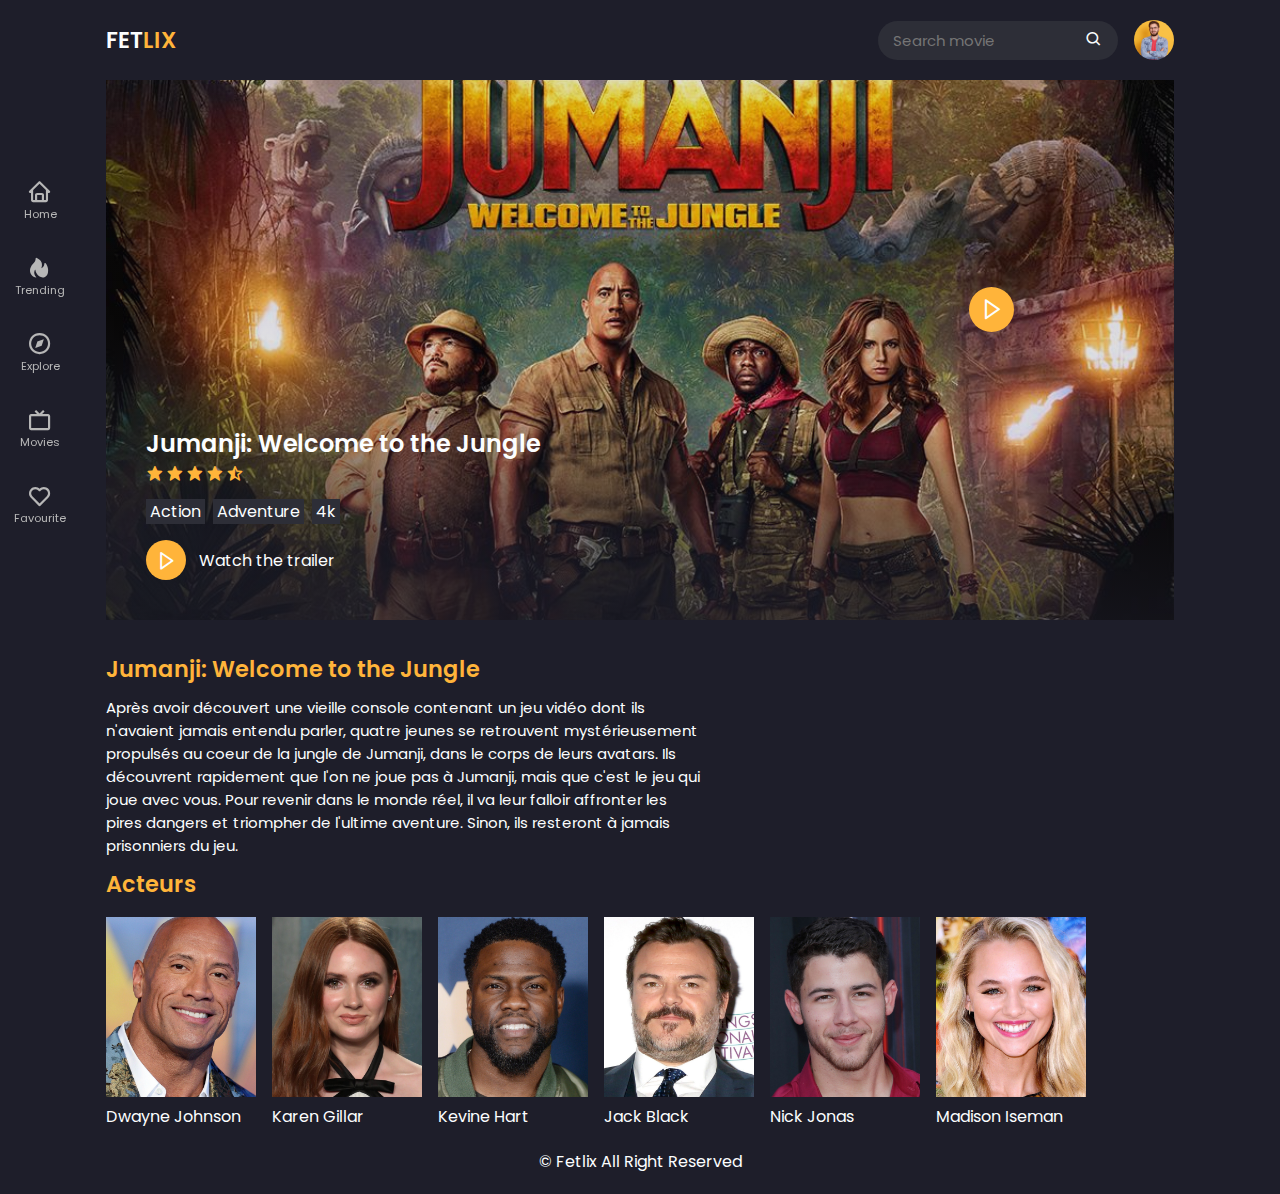
<file: jumanji.html>
<!DOCTYPE html>
<html lang="en">
<head>
    <meta charset="UTF-8">
    <meta http-equiv="X-UA-Compatible" content="IE=edge">
    <meta name="viewport" content="width=device-width, initial-scale=1.8">
    <title>Jumanji: Welcome to the Jungle</title>
    <!--LIEN CSS-->
    <link rel="stylesheet" href="css/style.css">
    <link rel="shortcut icon" href="img/fav-icon.png" type="image/x-icon">
    <!--BOITE A ICON-->
    <link href='https://unpkg.com/boxicons@2.1.2/css/boxicons.min.css' rel='stylesheet'>
</head>
<body>
<!--HEADER-->
<header>
    <!--NAV-->
    <div class="nav container">
        <!--LOGO-->
        <a href="index.html" class="logo">
            Fet<span>lix</span>
        </a>
        <!--SEARCH BOX-->
        <div class="search-box">
            <input type="search" name="" id="serach-input" placeholder="Search movie">
            <i class='bx bx-search'></i>
        </div>
        <!--USER-->
        <a href="https://www.youtube.com/watch?v=oZI2njF5rx0" class="user">
            <img src="img/user.jpg" alt="" class="user-img">
        </a>
        <!--Navbar-->
        <div class="navbar">
            <a href="index.html" class="nav-link">
                <i class='bx bx-home'></i>
                <span class="nav-link-title">Home</span>
            </a>
            <a href="#home" class="nav-link">
                <i class='bx bxs-hot'></i>
                <span class="nav-link-title">Trending</span>
            </a>
            <a href="#home" class="nav-link">
                <i class='bx bx-compass' ></i>
                <span class="nav-link-title">Explore</span>
            </a>
            <a href="#home" class="nav-link">
                <i class='bx bx-tv' ></i>
                <span class="nav-link-title">Movies</span>
            </a>
            <a href="#home" class="nav-link">
                <i class='bx bx-heart'></i>
                <span class="nav-link-title">Favourite</span>
            </a>
        </div>
    </div>
</header>
<!-- Play Movie Container -->
<div class="play-container container">
    <!-- Play image -->
    <img src="film/Jumanji/play-background.jpg" alt="" class="play-img">
    <!-- Play Text -->
    <div class="play-text">
        <h2>Jumanji: Welcome to the Jungle</h2>
        <!-- rating -->
        <div class="rating">
            <i class='bx bxs-star' ></i>
            <i class='bx bxs-star' ></i>
            <i class='bx bxs-star' ></i>
            <i class='bx bxs-star' ></i>
            <i class='bx bxs-star-half'></i>
        </div>
        <!-- Tags -->
        <div class="tags">
            <span>Action</span>
            <span>Adventure</span>
            <span>4k</span>
        </div>
        <!-- Trailler  Button -->
        <a href="https://www.youtube.com/watch?v=oZI2njF5rx0" class="watch-btn">
            <i class='bx bx-right-arrow'></i>
            <span>Watch the trailer</span>
         </a>
        </div>
        <!-- Play btn-->
        <i class='bx bx-right-arrow play-movie'></i>
        <!-- Video Container -->
        <div class="video-container">
            <!-- Video-Box -->
            <div class="video-box">
                <video id="myvideo" src="https://fs18.upvid.org/jvb3wonajksxdgj3nm4vjmk4c6d6gpkvxk4fdmsk2lpo5yik4e7er2siqfaa/v.mp4" controls></video>
                <!-- Close Video Icon -->
                <i class='bx bx-x close-video'></i>
            </div>
        </div>
</div>
<!-- About -->
<div class="about-movie container">
    <h2>Jumanji: Welcome to the Jungle</h2>
    <p>Après avoir découvert une vieille console contenant un jeu vidéo dont ils n'avaient jamais entendu parler, quatre jeunes se retrouvent mystérieusement propulsés au coeur de la jungle de Jumanji, dans le corps de leurs avatars. Ils découvrent rapidement que l'on ne joue pas à Jumanji, mais que c'est le jeu qui joue avec vous. Pour revenir dans le monde réel, il va leur falloir affronter les pires dangers et triompher de l'ultime aventure. Sinon, ils resteront à jamais prisonniers du jeu.</p>
    <!-- Movies Cast -->
    <h2 class="cast-heading">Acteurs</h2>
    <div class="cast"><div class="cast-box">
        <img src="film/Jumanji/cast1.jpg" alt="" class="cast-img">
        <span class="cast-title">Dwayne Johnson</span>
    </div>
    <div class="cast-box">
        <img src="film/Jumanji/cast2.jpg" alt="" class="cast-img">
        <span class="cast-title">Karen Gillar</span>
    </div>
    <div class="cast-box">
        <img src="film/Jumanji/cast3.jpg" alt="" class="cast-img">
        <span class="cast-title">Kevine Hart</span>
    </div>
    <div class="cast-box">
        <img src="film/Jumanji/cast4.jpg" alt="" class="cast-img">
        <span class="cast-title">Jack Black</span>
    </div>
    <div class="cast-box">
        <img src="film/Jumanji/cast5.jpg" alt="" class="cast-img">
        <span class="cast-title">Nick Jonas</span>
    </div>
    <div class="cast-box">
        <img src="film/Jumanji/cast6.jpg" alt="" class="cast-img">
        <span class="cast-title">Madison Iseman</span>
    </div></div>
</div>
<!-- Copyright-->
<div class="copyright">
    <p>&#169; Fetlix All Right Reserved</p>
</div>
<!-- Link Swiper Filles-->
<script src="js/swiper-bundle.min.js"></script>
    <!--LIEN JS-->  
    <script src="js/main.js"></script>
</body>
</html>
</file>
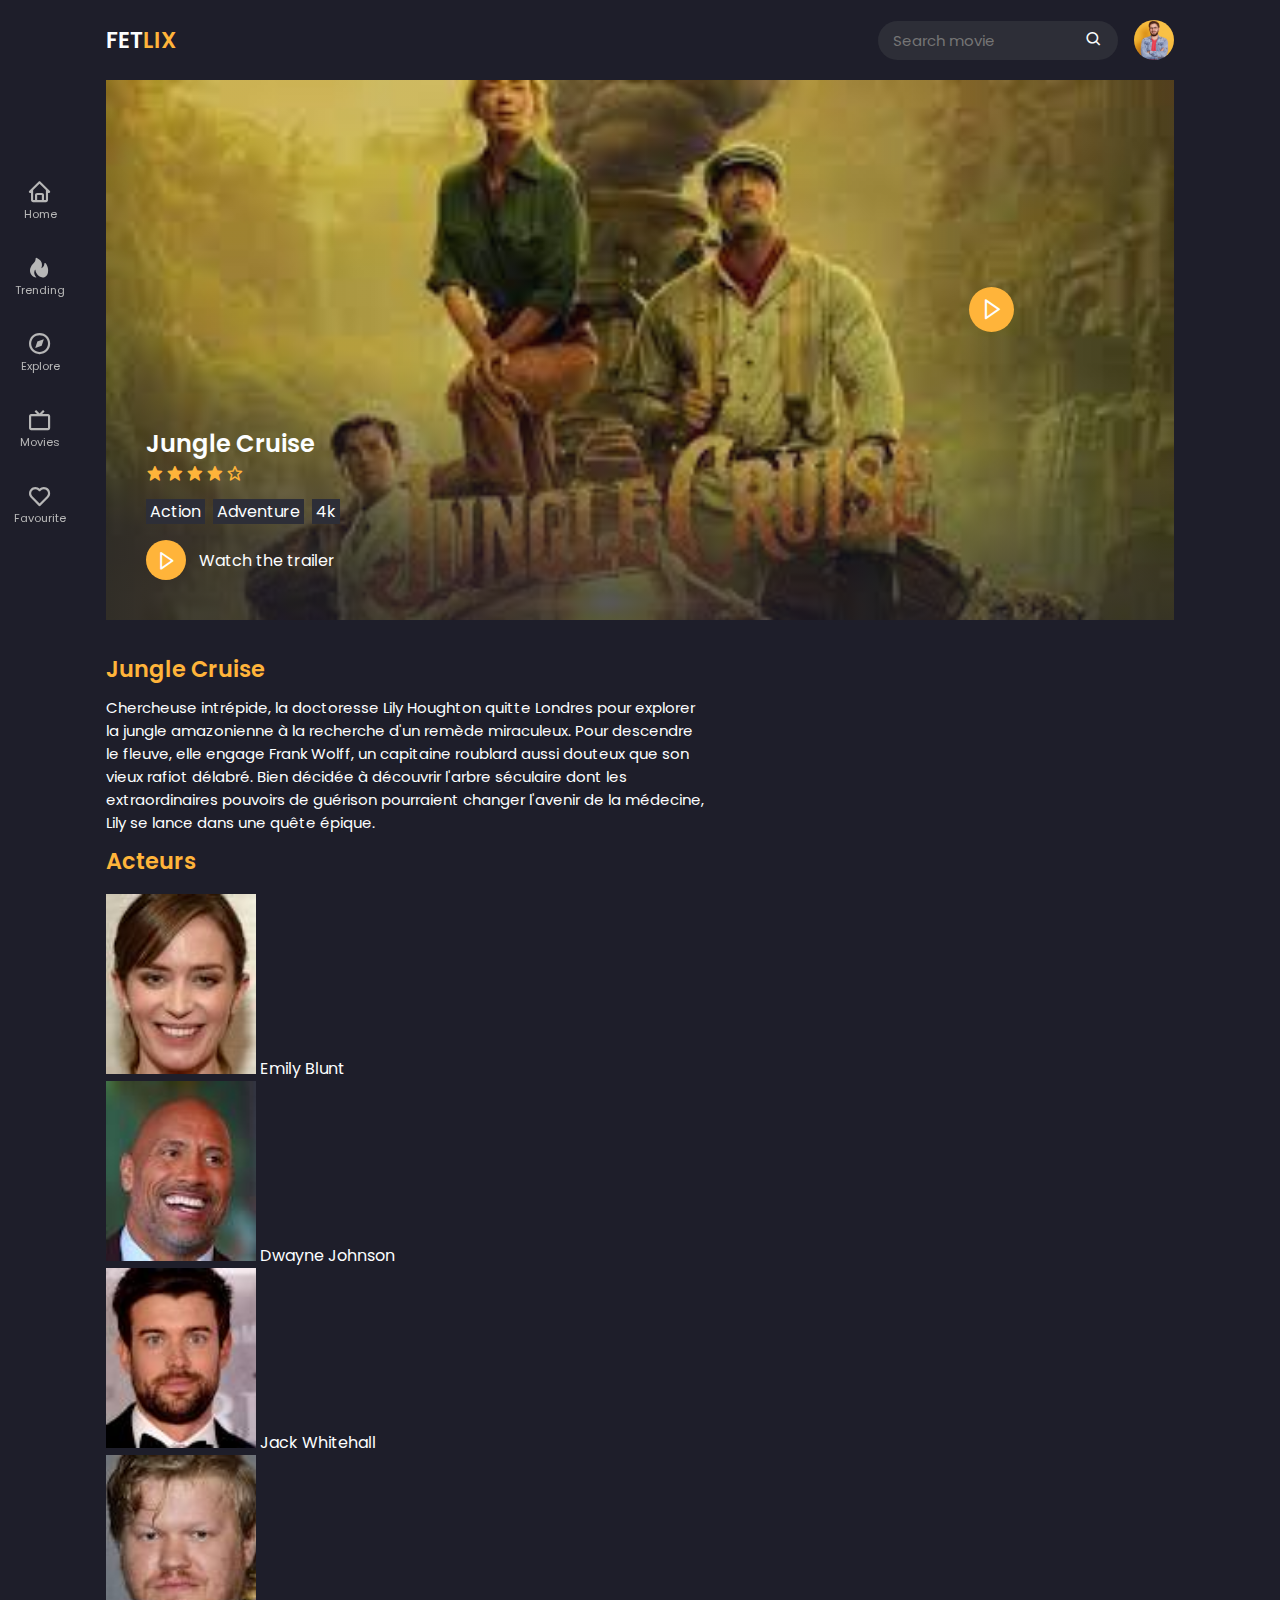
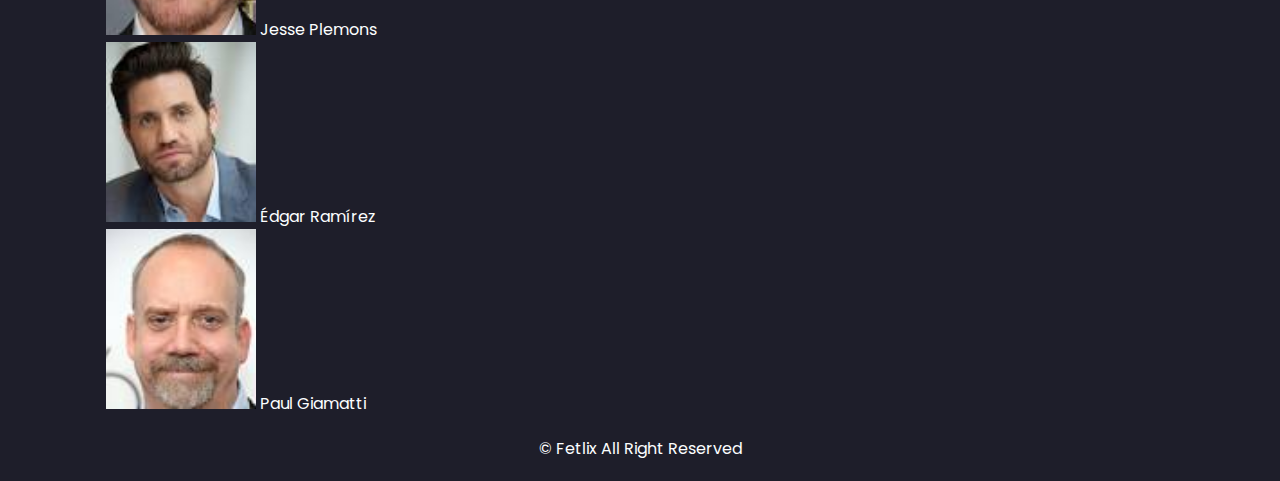
<file: Jungle-Cruise.html>
<!DOCTYPE html>
<html lang="en">
<head>
    <meta charset="UTF-8">
    <meta http-equiv="X-UA-Compatible" content="IE=edge">
    <meta name="viewport" content="width=device-width, initial-scale=1.8">
    <title>Jungle Cruise</title>
    <!--LIEN CSS-->
    <link rel="stylesheet" href="css/style.css">
    <link rel="shortcut icon" href="img/fav-icon.png" type="image/x-icon">
    <!--BOITE A ICON-->
    <link href='https://unpkg.com/boxicons@2.1.2/css/boxicons.min.css' rel='stylesheet'>
</head>
<body>
<!--HEADER-->
<header>
    <!--NAV-->
    <div class="nav container">
        <!--LOGO-->
        <a href="index.html" class="logo">
            Fet<span>lix</span>
        </a>
        <!--SEARCH BOX-->
        <div class="search-box">
            <input type="search" name="" id="serach-input" placeholder="Search movie">
            <i class='bx bx-search'></i>
        </div>
        <!--USER-->
        <a href="https://www.youtube.com/watch?v=oZI2njF5rx0" class="user">
            <img src="img/user.jpg" alt="" class="user-img">
        </a>
        <!--Navbar-->
        <div class="navbar">
            <a href="index.html" class="nav-link">
                <i class='bx bx-home'></i>
                <span class="nav-link-title">Home</span>
            </a>
            <a href="#home" class="nav-link">
                <i class='bx bxs-hot'></i>
                <span class="nav-link-title">Trending</span>
            </a>
            <a href="#home" class="nav-link">
                <i class='bx bx-compass' ></i>
                <span class="nav-link-title">Explore</span>
            </a>
            <a href="#home" class="nav-link">
                <i class='bx bx-tv' ></i>
                <span class="nav-link-title">Movies</span>
            </a>
            <a href="#home" class="nav-link">
                <i class='bx bx-heart'></i>
                <span class="nav-link-title">Favourite</span>
            </a>
        </div>
    </div>
</header>
<!-- Play Movie Container -->
<div class="play-container container">
    <!-- Play image -->
    <img src="film/Jungle-Cruise/play-background.jpg" alt="" class="play-img">
    <!-- Play Text -->
    <div class="play-text">
        <h2>Jungle Cruise</h2>
        <!-- rating -->
        <div class="rating">
            <i class='bx bxs-star' ></i>
            <i class='bx bxs-star' ></i>
            <i class='bx bxs-star' ></i>
            <i class='bx bxs-star' ></i>
            <i class='bx bx-star' ></i>
        </div>
        <!-- Tags -->
        <div class="tags">
            <span>Action</span>
            <span>Adventure</span>
            <span>4k</span>
        </div>
        <!-- Trailler  Button -->
        <a href="https://www.youtube.com/watch?v=7w_w10HVa54" class="watch-btn">
            <i class='bx bx-right-arrow'></i>
            <span>Watch the trailer</span>
         </a>
        </div>
        <!-- Play btn-->
        <i class='bx bx-right-arrow play-movie'></i>
        <!-- Video Container -->
        <div class="video-container">
            <!-- Video-Box -->
            <div class="video-box">
                <video id="myvideo" src="film url/jungle cruise.url" controls></video>
                <!-- Close Video Icon -->
                <i class='bx bx-x close-video'></i>
            </div>
        </div>
</div>
<!-- About -->
<div class="about-movie container">
    <h2>Jungle Cruise</h2>
    <p>Chercheuse intrépide, la doctoresse Lily Houghton quitte Londres pour explorer la jungle amazonienne à la recherche d'un remède miraculeux. Pour descendre le fleuve, elle engage Frank Wolff, un capitaine roublard aussi douteux que son vieux rafiot délabré. Bien décidée à découvrir l'arbre séculaire dont les extraordinaires pouvoirs de guérison pourraient changer l'avenir de la médecine, Lily se lance dans une quête épique.</p>
    <!-- Movies Cast -->
    <h2 class="cast-heading">Acteurs</h2>
    <div class="cast"></div>
    <div class="cast-box">
        <img src="film/Jungle-Cruise/cast1.jpg" alt="" class="cast-img">
        <span class="cast-title">Emily Blunt</span>
    </div>
    <div class="cast-box">
        <img src="film/Jungle-Cruise/cast2.jpg" alt="" class="cast-img">
        <span class="cast-title">Dwayne Johnson</span>
    </div>
    <div class="cast-box">
        <img src="film/Jungle-Cruise/cast3.jpg" alt="" class="cast-img">
        <span class="cast-title">Jack Whitehall</span>
    </div>
    <div class="cast-box">
        <img src="film/Jungle-Cruise/cast4.jpg" alt="" class="cast-img">
        <span class="cast-title">Jesse Plemons</span>
    </div>
    <div class="cast-box">
        <img src="film/Jungle-Cruise/cast5.jpg" alt="" class="cast-img">
        <span class="cast-title">Édgar Ramírez</span>
    </div>
    <div class="cast-box">
        <img src="film/Jungle-Cruise/cast6.jpg" alt="" class="cast-img">
        <span class="cast-title">Paul Giamatti</span>
    </div>
</div>
<!-- Copyright-->
<div class="copyright">
    <p>&#169; Fetlix All Right Reserved</p>
</div>
<!-- Link Swiper Filles-->
<script src="js/swiper-bundle.min.js"></script>
    <!--LIEN JS-->  
    <script src="js/main.js"></script>
</body>
</html>
</file>
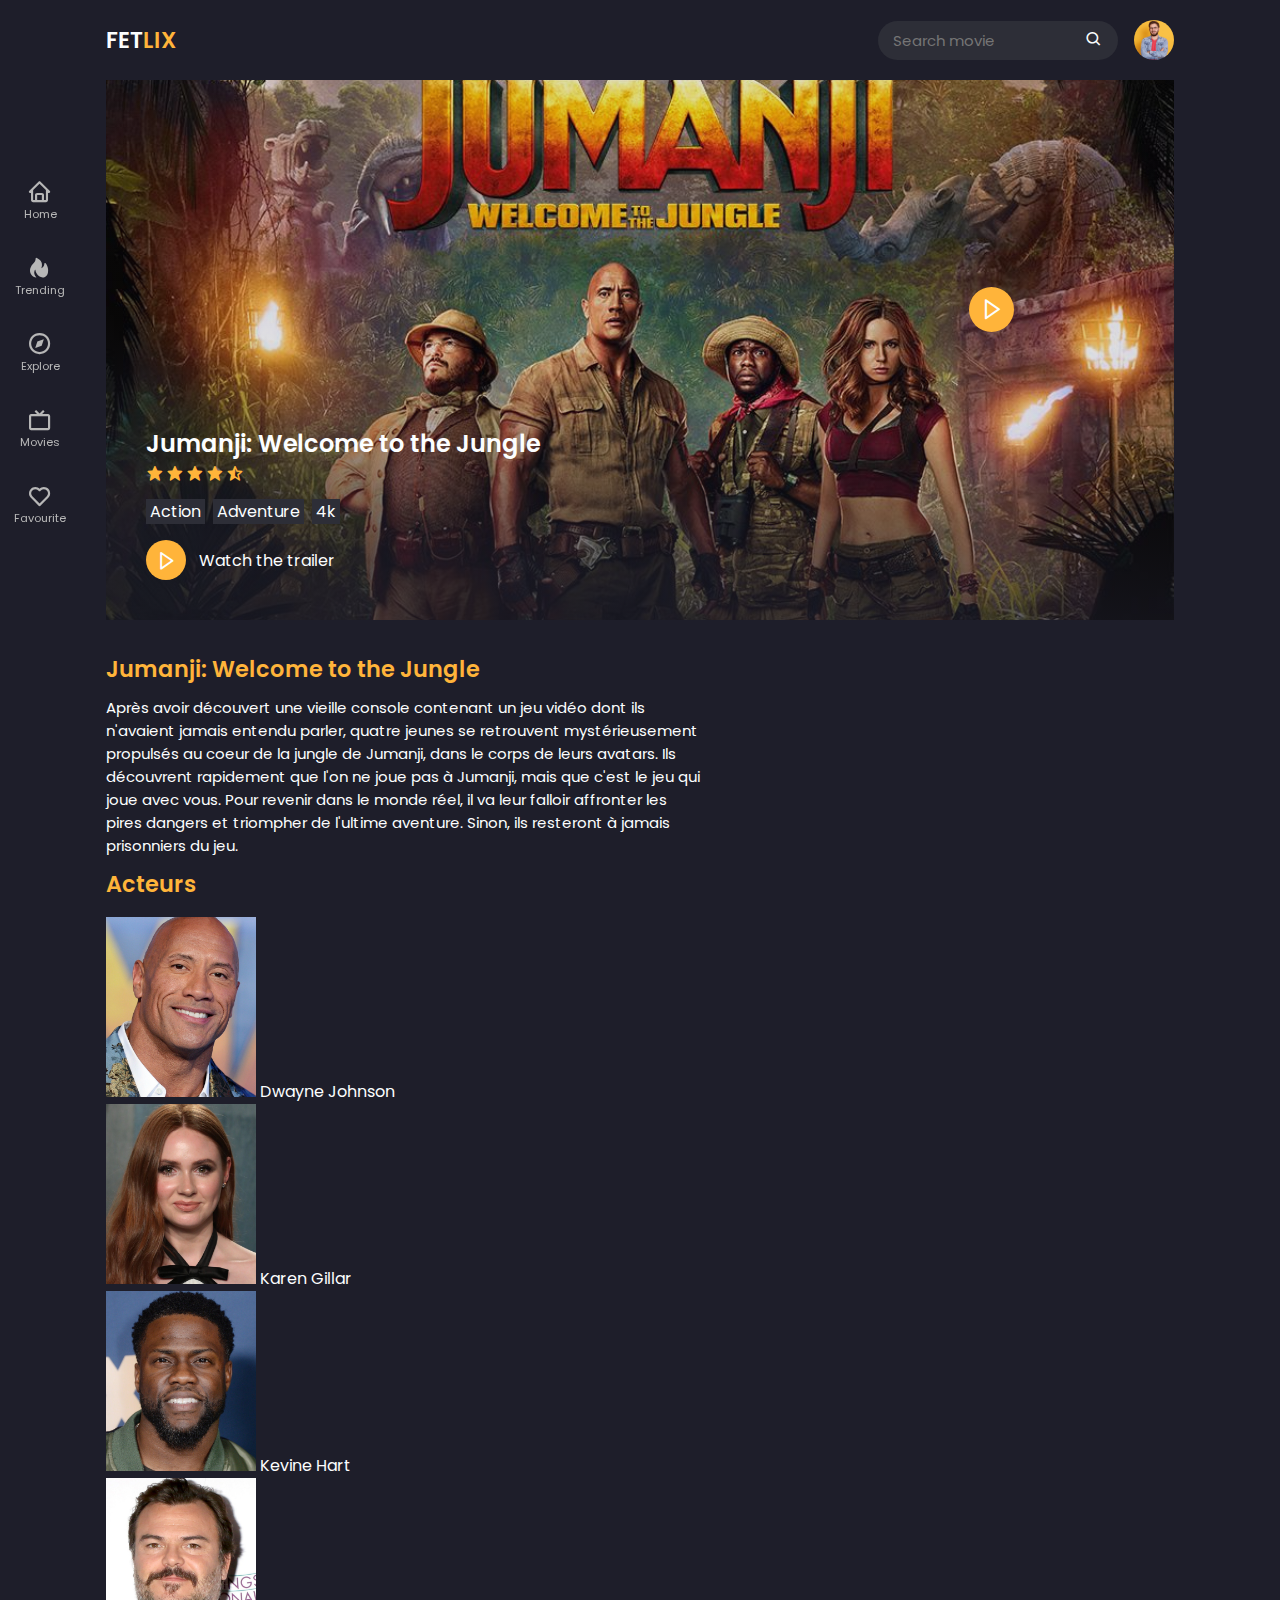
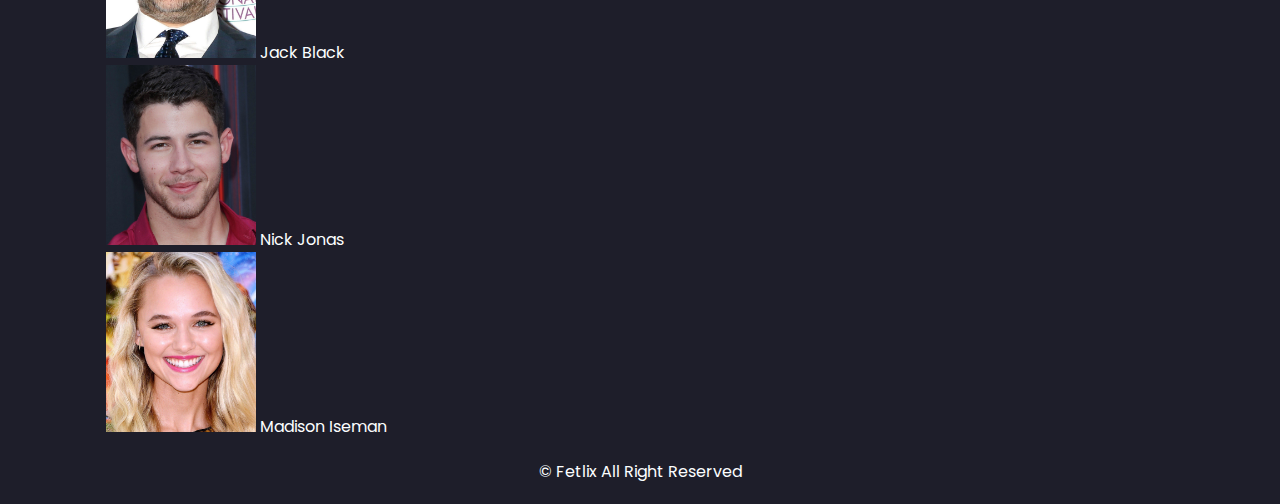
<file: play-page.html>
<!DOCTYPE html>
<html lang="en">
<head>
    <meta charset="UTF-8">
    <meta http-equiv="X-UA-Compatible" content="IE=edge">
    <meta name="viewport" content="width=device-width, initial-scale=1.8">
    <title>Jumanji: Welcome to the Jungle</title>
    <!--LIEN CSS-->
    <link rel="stylesheet" href="css/style.css">
    <link rel="shortcut icon" href="img/fav-icon.png" type="image/x-icon">
    <!--BOITE A ICON-->
    <link href='https://unpkg.com/boxicons@2.1.2/css/boxicons.min.css' rel='stylesheet'>
</head>
<body>
<!--HEADER-->
<header>
    <!--NAV-->
    <div class="nav container">
        <!--LOGO-->
        <a href="index.html" class="logo">
            Fet<span>lix</span>
        </a>
        <!--SEARCH BOX-->
        <div class="search-box">
            <input type="search" name="" id="serach-input" placeholder="Search movie">
            <i class='bx bx-search'></i>
        </div>
        <!--USER-->
        <a href="https://www.youtube.com/watch?v=oZI2njF5rx0" class="user">
            <img src="img/user.jpg" alt="" class="user-img">
        </a>
        <!--Navbar-->
        <div class="navbar">
            <a href="index.html" class="nav-link">
                <i class='bx bx-home'></i>
                <span class="nav-link-title">Home</span>
            </a>
            <a href="#home" class="nav-link">
                <i class='bx bxs-hot'></i>
                <span class="nav-link-title">Trending</span>
            </a>
            <a href="#home" class="nav-link">
                <i class='bx bx-compass' ></i>
                <span class="nav-link-title">Explore</span>
            </a>
            <a href="#home" class="nav-link">
                <i class='bx bx-tv' ></i>
                <span class="nav-link-title">Movies</span>
            </a>
            <a href="#home" class="nav-link">
                <i class='bx bx-heart'></i>
                <span class="nav-link-title">Favourite</span>
            </a>
        </div>
    </div>
</header>
<!-- Play Movie Container -->
<div class="play-container container">
    <!-- Play image -->
    <img src="film/Jumanji/play-background.jpg" alt="" class="play-img">
    <!-- Play Text -->
    <div class="play-text">
        <h2>Jumanji: Welcome to the Jungle</h2>
        <!-- rating -->
        <div class="rating">
            <i class='bx bxs-star' ></i>
            <i class='bx bxs-star' ></i>
            <i class='bx bxs-star' ></i>
            <i class='bx bxs-star' ></i>
            <i class='bx bxs-star-half'></i>
        </div>
        <!-- Tags -->
        <div class="tags">
            <span>Action</span>
            <span>Adventure</span>
            <span>4k</span>
        </div>
        <!-- Trailler  Button -->
        <a href="https://www.youtube.com/watch?v=oZI2njF5rx0" class="watch-btn">
            <i class='bx bx-right-arrow'></i>
            <span>Watch the trailer</span>
         </a>
        </div>
        <!-- Play btn-->
        <i class='bx bx-right-arrow play-movie'></i>
        <!-- Video Container -->
        <div class="video-container">
            <!-- Video-Box -->
            <div class="video-box">
                <video id="myvideo" src="film url/jumanji.url" controls></video>
                <!-- Close Video Icon -->
                <i class='bx bx-x close-video'></i>
            </div>
        </div>
</div>
<!-- About -->
<div class="about-movie container">
    <h2>Jumanji: Welcome to the Jungle</h2>
    <p>Après avoir découvert une vieille console contenant un jeu vidéo dont ils n'avaient jamais entendu parler, quatre jeunes se retrouvent mystérieusement propulsés au coeur de la jungle de Jumanji, dans le corps de leurs avatars. Ils découvrent rapidement que l'on ne joue pas à Jumanji, mais que c'est le jeu qui joue avec vous. Pour revenir dans le monde réel, il va leur falloir affronter les pires dangers et triompher de l'ultime aventure. Sinon, ils resteront à jamais prisonniers du jeu.</p>
    <!-- Movies Cast -->
    <h2 class="cast-heading">Acteurs</h2>
    <div class="cast"></div>
    <div class="cast-box">
        <img src="film/Jumanji/cast1.jpg" alt="" class="cast-img">
        <span class="cast-title">Dwayne Johnson</span>
    </div>
    <div class="cast-box">
        <img src="film/Jumanji/cast2.jpg" alt="" class="cast-img">
        <span class="cast-title">Karen Gillar</span>
    </div>
    <div class="cast-box">
        <img src="film/Jumanji/cast3.jpg" alt="" class="cast-img">
        <span class="cast-title">Kevine Hart</span>
    </div>
    <div class="cast-box">
        <img src="film/Jumanji/cast4.jpg" alt="" class="cast-img">
        <span class="cast-title">Jack Black</span>
    </div>
    <div class="cast-box">
        <img src="film/Jumanji/cast5.jpg" alt="" class="cast-img">
        <span class="cast-title">Nick Jonas</span>
    </div>
    <div class="cast-box">
        <img src="film/Jumanji/cast6.jpg" alt="" class="cast-img">
        <span class="cast-title">Madison Iseman</span>
    </div>
</div>
<!-- Copyright-->
<div class="copyright">
    <p>&#169; Fetlix All Right Reserved</p>
</div>
<!-- Link Swiper Filles-->
<script src="js/swiper-bundle.min.js"></script>
    <!--LIEN JS-->  
    <script src="js/main.js"></script>
</body>
</html>
</file>
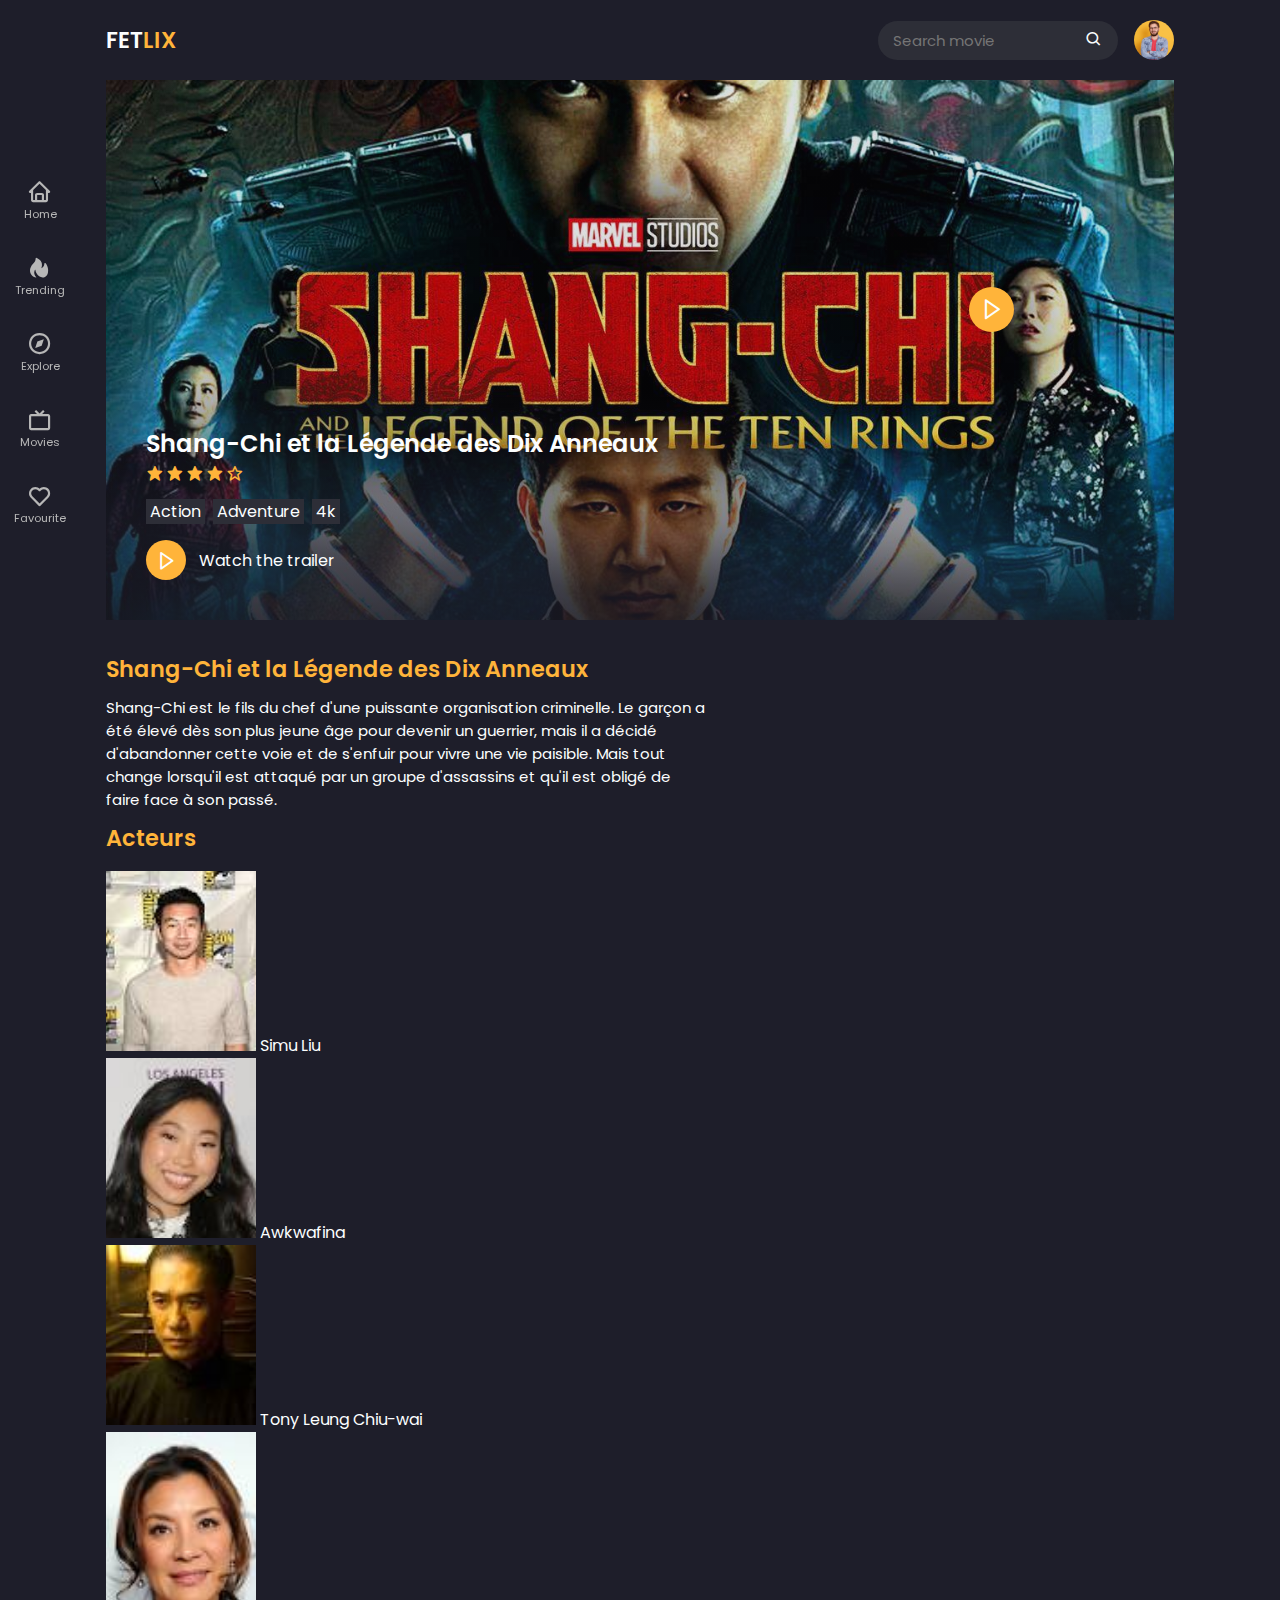
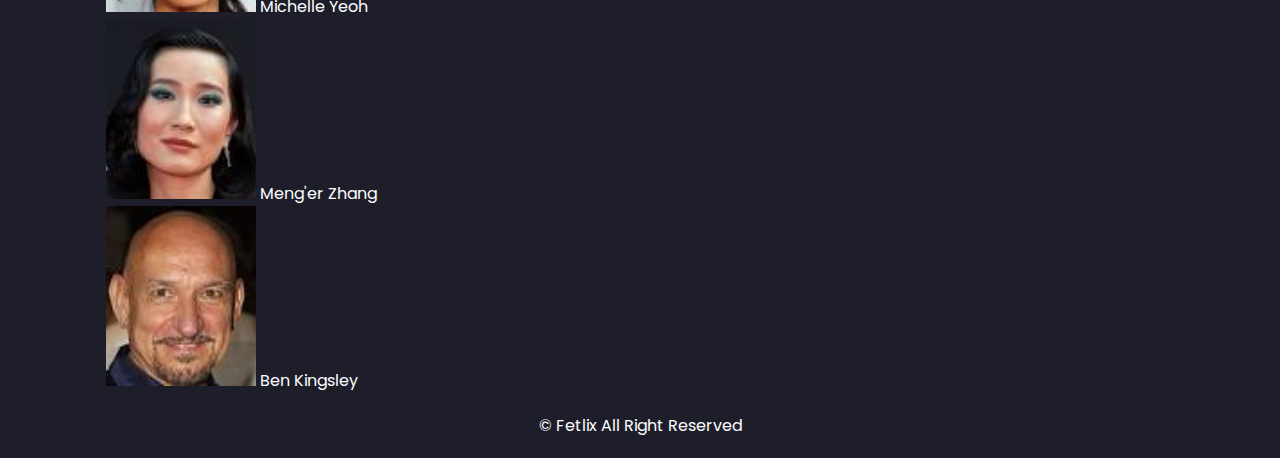
<file: Shang-Chi.html>
<!DOCTYPE html>
<html lang="en">
<head>
    <meta charset="UTF-8">
    <meta http-equiv="X-UA-Compatible" content="IE=edge">
    <meta name="viewport" content="width=device-width, initial-scale=1.8">
    <title>Shang-Chi</title>
    <!--LIEN CSS-->
    <link rel="stylesheet" href="css/style.css">
    <link rel="shortcut icon" href="img/fav-icon.png" type="image/x-icon">
    <!--BOITE A ICON-->
    <link href='https://unpkg.com/boxicons@2.1.2/css/boxicons.min.css' rel='stylesheet'>
</head>
<body>
<!--HEADER-->
<header>
    <!--NAV-->
    <div class="nav container">
        <!--LOGO-->
        <a href="index.html" class="logo">
            Fet<span>lix</span>
        </a>
        <!--SEARCH BOX-->
        <div class="search-box">
            <input type="search" name="" id="serach-input" placeholder="Search movie">
            <i class='bx bx-search'></i>
        </div>
        <!--USER-->
        <a href="https://www.youtube.com/watch?v=oZI2njF5rx0" class="user">
            <img src="img/user.jpg" alt="" class="user-img">
        </a>
        <!--Navbar-->
        <div class="navbar">
            <a href="index.html" class="nav-link">
                <i class='bx bx-home'></i>
                <span class="nav-link-title">Home</span>
            </a>
            <a href="#home" class="nav-link">
                <i class='bx bxs-hot'></i>
                <span class="nav-link-title">Trending</span>
            </a>
            <a href="#home" class="nav-link">
                <i class='bx bx-compass' ></i>
                <span class="nav-link-title">Explore</span>
            </a>
            <a href="#home" class="nav-link">
                <i class='bx bx-tv' ></i>
                <span class="nav-link-title">Movies</span>
            </a>
            <a href="#home" class="nav-link">
                <i class='bx bx-heart'></i>
                <span class="nav-link-title">Favourite</span>
            </a>
        </div>
    </div>
</header>
<!-- Play Movie Container -->
<div class="play-container container">
    <!-- Play image -->
    <img src="film/Shang-Chi/play-background.jpg" alt="" class="play-img">
    <!-- Play Text -->
    <div class="play-text">
        <h2>Shang-Chi et la Légende des Dix Anneaux</h2>
        <!-- rating -->
        <div class="rating">
            <i class='bx bxs-star' ></i>
            <i class='bx bxs-star' ></i>
            <i class='bx bxs-star' ></i>
            <i class='bx bxs-star' ></i>
            <i class='bx bx-star' ></i>
        </div>
        <!-- Tags -->
        <div class="tags">
            <span>Action</span>
            <span>Adventure</span>
            <span>4k</span>
        </div>
        <!-- Trailler  Button -->
        <a href="https://www.youtube.com/watch?v=PD3rUCBFDlI" class="watch-btn">
            <i class='bx bx-right-arrow'></i>
            <span>Watch the trailer</span>
         </a>
        </div>
        <!-- Play btn-->
        <i class='bx bx-right-arrow play-movie'></i>
        <!-- Video Container -->
        <div class="video-container">
            <!-- Video-Box -->
            <div class="video-box">
                <video id="myvideo" src="film url/Shang-Chi.url" controls></video>
                <!-- Close Video Icon -->
                <i class='bx bx-x close-video'></i>
            </div>
        </div>
</div>
<!-- About -->
<div class="about-movie container">
    <h2>Shang-Chi et la Légende des Dix Anneaux</h2>
    <p>Shang-Chi est le fils du chef d'une puissante organisation criminelle. Le garçon a été élevé dès son plus jeune âge pour devenir un guerrier, mais il a décidé d'abandonner cette voie et de s'enfuir pour vivre une vie paisible. Mais tout change lorsqu'il est attaqué par un groupe d'assassins et qu'il est obligé de faire face à son passé.</p>
    <!-- Movies Cast -->
    <h2 class="cast-heading">Acteurs</h2>
    <div class="cast"></div>
    <div class="cast-box">
        <img src="film/Shang-Chi/cast1.jpg" alt="" class="cast-img">
        <span class="cast-title">Simu Liu</span>
    </div>
    <div class="cast-box">
        <img src="film/Shang-Chi/cast2.jpg" alt="" class="cast-img">
        <span class="cast-title">Awkwafina</span>
    </div>
    <div class="cast-box">
        <img src="film/Shang-Chi/cast3.jpg" alt="" class="cast-img">
        <span class="cast-title">Tony Leung Chiu-wai</span>
    </div>
    <div class="cast-box">
        <img src="film/Shang-Chi/cast4.jpg" alt="" class="cast-img">
        <span class="cast-title">Michelle Yeoh</span>
    </div>
    <div class="cast-box">
        <img src="film/Shang-Chi/cast5.jpg" alt="" class="cast-img">
        <span class="cast-title">Meng'er Zhang</span>
    </div>
    <div class="cast-box">
        <img src="film/Shang-Chi/cast6.jpg" alt="" class="cast-img">
        <span class="cast-title">Ben Kingsley</span>
    </div>
</div>
<!-- Copyright-->
<div class="copyright">
    <p>&#169; Fetlix All Right Reserved</p>
</div>
<!-- Link Swiper Filles-->
<script src="js/swiper-bundle.min.js"></script>
    <!--LIEN JS-->  
    <script src="js/main.js"></script>
</body>
</html>
</file>
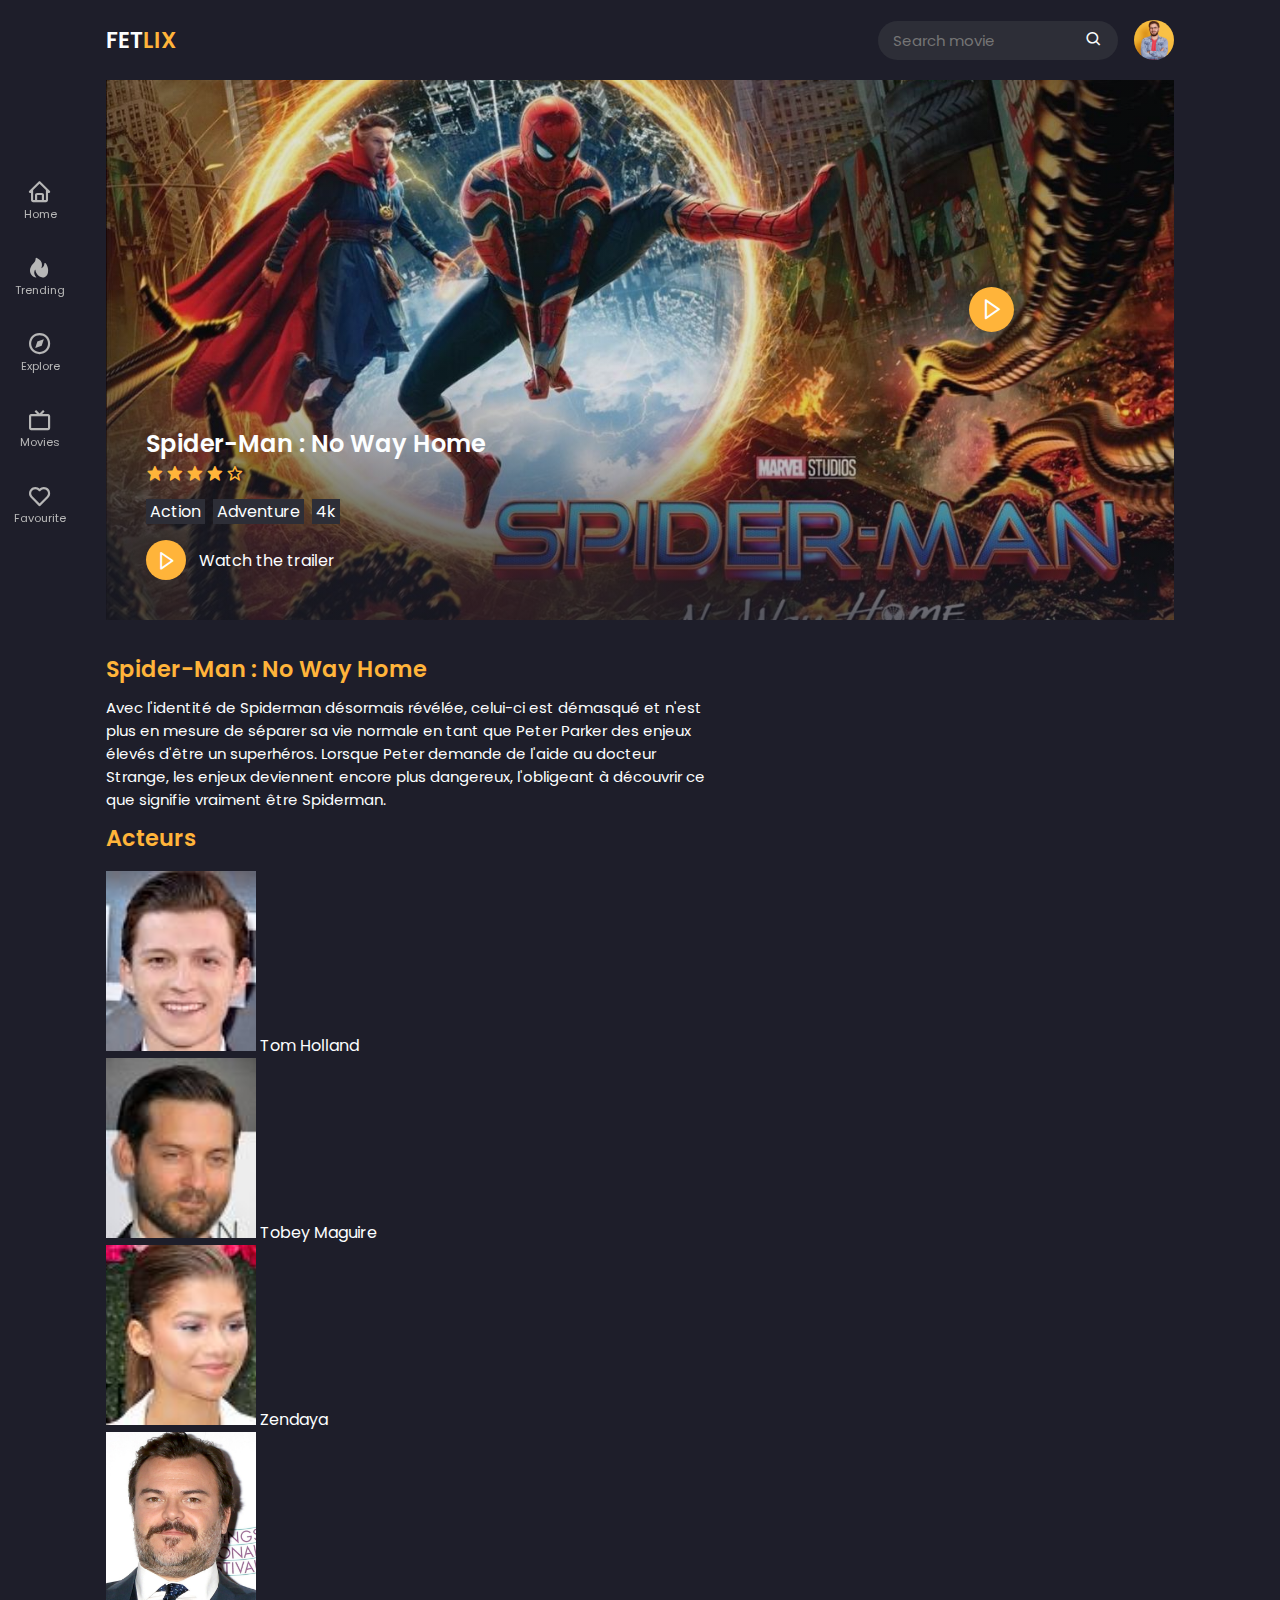
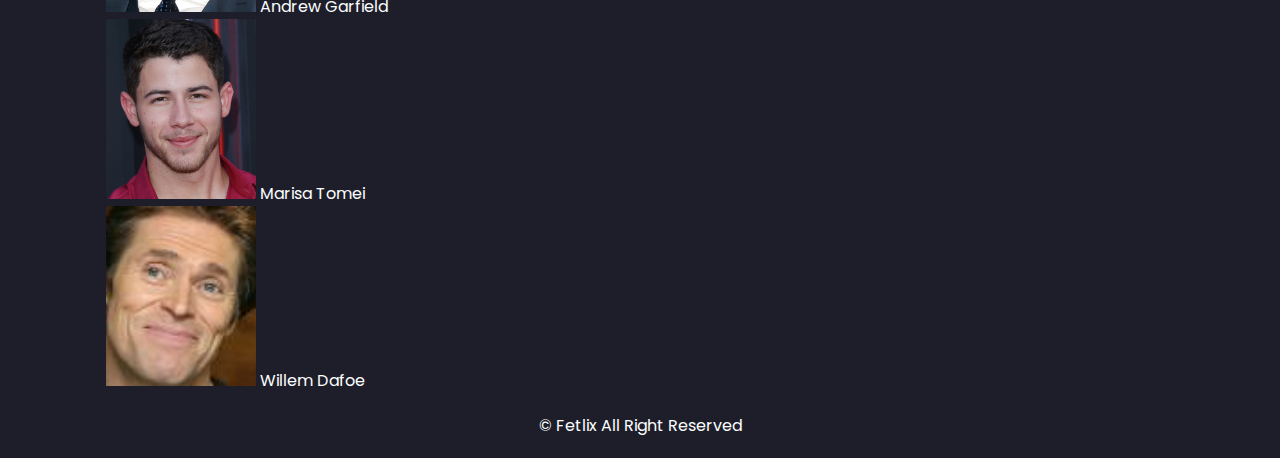
<file: Spiderman.html>
<!DOCTYPE html>
<html lang="en">
<head>
    <meta charset="UTF-8">
    <meta http-equiv="X-UA-Compatible" content="IE=edge">
    <meta name="viewport" content="width=device-width, initial-scale=1.8">
    <title>Spider-Man : No Way Home</title>
    <!--LIEN CSS-->
    <link rel="stylesheet" href="css/style.css">
    <link rel="shortcut icon" href="img/fav-icon.png" type="image/x-icon">
    <!--BOITE A ICON-->
    <link href='https://unpkg.com/boxicons@2.1.2/css/boxicons.min.css' rel='stylesheet'>
</head>
<body>
<!--HEADER-->
<header>
    <!--NAV-->
    <div class="nav container">
        <!--LOGO-->
        <a href="index.html" class="logo">
            Fet<span>lix</span>
        </a>
        <!--SEARCH BOX-->
        <div class="search-box">
            <input type="search" name="" id="serach-input" placeholder="Search movie">
            <i class='bx bx-search'></i>
        </div>
        <!--USER-->
        <a href="https://www.youtube.com/watch?v=oZI2njF5rx0" class="user">
            <img src="img/user.jpg" alt="" class="user-img">
        </a>
        <!--Navbar-->
        <div class="navbar">
            <a href="index.html" class="nav-link">
                <i class='bx bx-home'></i>
                <span class="nav-link-title">Home</span>
            </a>
            <a href="#home" class="nav-link">
                <i class='bx bxs-hot'></i>
                <span class="nav-link-title">Trending</span>
            </a>
            <a href="#home" class="nav-link">
                <i class='bx bx-compass' ></i>
                <span class="nav-link-title">Explore</span>
            </a>
            <a href="#home" class="nav-link">
                <i class='bx bx-tv' ></i>
                <span class="nav-link-title">Movies</span>
            </a>
            <a href="#home" class="nav-link">
                <i class='bx bx-heart'></i>
                <span class="nav-link-title">Favourite</span>
            </a>
        </div>
    </div>
</header>
<!-- Play Movie Container -->
<div class="play-container container">
    <!-- Play image -->
    <img src="film/Spiderman/play-background.jpg" alt="" class="play-img">
    <!-- Play Text -->
    <div class="play-text">
        <h2>Spider-Man : No Way Home</h2>
        <!-- rating -->
        <div class="rating">
            <i class='bx bxs-star' ></i>
            <i class='bx bxs-star' ></i>
            <i class='bx bxs-star' ></i>
            <i class='bx bxs-star' ></i>
            <i class='bx bx-star' ></i>
        </div>
        <!-- Tags -->
        <div class="tags">
            <span>Action</span>
            <span>Adventure</span>
            <span>4k</span>
        </div>
        <!-- Trailler  Button -->
        <a href="https://www.youtube.com/watch?v=7w_w10HVa54" class="watch-btn">
            <i class='bx bx-right-arrow'></i>
            <span>Watch the trailer</span>
         </a>
        </div>
        <!-- Play btn-->
        <i class='bx bx-right-arrow play-movie'></i>
        <!-- Video Container -->
        <div class="video-container">
            <!-- Video-Box -->
            <div class="video-box">
                <video id="myvideo" src="https://m8.vudeo.io/2vp3xkze4yvjdohilnlbvn4etmvaekxj7ylai3p543zhvf4xcc6axqvagqda/v.mp4" controls></video>
                <!-- Close Video Icon -->
                <i class='bx bx-x close-video'></i>
            </div>
        </div>
</div>
<!-- About -->
<div class="about-movie container">
    <h2>Spider-Man : No Way Home</h2>
    <p>Avec l'identité de Spiderman désormais révélée, celui-ci est démasqué et n'est plus en mesure de séparer sa vie normale en tant que Peter Parker des enjeux élevés d'être un superhéros. Lorsque Peter demande de l'aide au docteur Strange, les enjeux deviennent encore plus dangereux, l'obligeant à découvrir ce que signifie vraiment être Spiderman.</p>
    <!-- Movies Cast -->
    <h2 class="cast-heading">Acteurs</h2>
    <div class="cast"></div>
    <div class="cast-box">
        <img src="film/Spiderman/cast1.jpg" alt="" class="cast-img">
        <span class="cast-title">Tom Holland</span>
    </div>
    <div class="cast-box">
        <img src="film/Spiderman/cast2.jpg" alt="" class="cast-img">
        <span class="cast-title">Tobey Maguire</span>
    </div>
    <div class="cast-box">
        <img src="film/Spiderman/cast3.jpg" alt="" class="cast-img">
        <span class="cast-title">Zendaya</span>
    </div>
    <div class="cast-box">
        <img src="film/Jumanji/cast4.jpg" alt="" class="cast-img">
        <span class="cast-title">Andrew Garfield</span>
    </div>
    <div class="cast-box">
        <img src="film/Jumanji/cast5.jpg" alt="" class="cast-img">
        <span class="cast-title">Marisa Tomei</span>
    </div>
    <div class="cast-box">
        <img src="film/Spiderman/cast6.jpg" alt="" class="cast-img">
        <span class="cast-title">Willem Dafoe</span>
    </div>
</div>
<!-- Copyright-->
<div class="copyright">
    <p>&#169; Fetlix All Right Reserved</p>
</div>
<!-- Link Swiper Filles-->
<script src="js/swiper-bundle.min.js"></script>
    <!--LIEN JS-->  
    <script src="js/main.js"></script>
</body>
</html>
</file>
<file: css/style.css>
/* Google Fonts */
@import url('https://fonts.googleapis.com/css2?family=Poppins:ital,wght@0,400;0,700;1,500;1,600&display=swap');
*{
    font-family: 'Poppins', sans-serif;
    margin: 0;
    padding: 0;
    scroll-behavior: smooth;
    box-sizing: border-box;
    scroll-padding-top: 2rem;
}
/* Some Varibles */
:root {
    --main-color: #ffb43a;
    --hover-color: hsl(37, 94%, 57%);
    --body-color: #1e1e2a;
    --container-color: #2d2e37;
    --text-color: #fcfeff;
}
/* custom scrol */
html::-webkit-scrollbar{
    width: 1rem;
    background: transparent;
}
html::-webkit-scrollbar-thumb{
    background: var(--main-color);
}
/* selectin color*/
::selection{
    background: var(--main-color);
    color: var(--text-color);
}
a{
    text-decoration: none;

}
li{
    list-style: none;
}
.section{
    padding: 3rem 0 2rem;
}
img{
    width: 100%;
}
.bx{
    cursor: pointer;
}
body{
    background: var(--body-color);
    color: var(--text-color);
}
.container{
    max-width: 1068px;
    margin: auto;
    width: 100%;
}
header{
    position: fixed;
    top: 0;
    left: 0;
    width: 100%;
    background: var(--body-color);
    z-index: 100;
}
/* Nav */
.nav{
    display: flex;
    align-items: center;
    justify-content: center;
    padding: 20px 0;
}
/* LOGO */
.logo{
    font-size: 1.4rem;
    color: var(--text-color);
    font-weight: 600;
    text-transform: uppercase;
    margin: 0 auto 0 0;
}
.logo span{
    color: var(--main-color);
}
/* search-box */
.search-box{
    max-width: 240px;
    width: 100%;
    display: flex;
    align-items: center;
    column-gap: 0.7rem;
    padding: 8px 15px;
    background: var(--container-color);
    border-radius: 4rem;
    margin-right: 1rem;
}
.search-box .bx{
    font-size: 1.1rem;
}
.search-box .bx:hover {
    color: var(--main-color);
}
#serach-input{
    width: 100%;
    border: none;
    outline: none;
    color: var(--text-color);
    background: transparent;
    font-size: 0.938rem;
}
/* user */
.user{
    display: flex;
}
.user-img{
    width: 40px;
    height: 40px;
    border-radius: 50%;
    object-fit: cover;
    object-position: center;
}
/* navbar */
.navbar{
    position: fixed;
    top: 20%;
    transform: translate(-50%);
    left: 40px;
    display: flex;
    flex-direction: column;
    row-gap: 2.1rem;
}
.nav-link{
    display: flex;
    flex-direction: column;
    align-items: center;
    color: #b7b7b7;
}
.nav-link:hover,.nav-active
{
    color: var(--text-color);
    transition: 0.3s all linear;
    transform: scale(1.1);
}
.nav-link .bx{
    font-size: 1.6rem;
}
.nav-link-title{
    font-size: 0.7rem;
}
/* home */
.home{
    position: relative;
    min-height: 470px;
    display: flex;
    align-items: center;
    margin-top: 5rem !important;
    border-radius: 0.5rem;
}
.home-img{
    position: absolute;
    width: 100%;
    height: 100%;
    z-index: -1;
    object-fit: cover;
    border-radius: 0.5rem;
}
.home-text{
    padding-left: 40px;
}
.home-title{
    font-size: 2rem;
    font-weight: 600;
}
.home-text p{
    font-size: 0.938rem;
    margin: 10px 0 20px;
    color: var(--main-color);
}
.watch-btn{
    display: flex;
    align-items: center;
    column-gap: 0.8rem;
    color: var(--text-color);
}
.watch-btn .bx{
    font-size: 21px;
    background: var(--main-color);
    width: 40px;
    height: 40px;
    border-radius: 50%;
    display: flex;
    align-items: center;
    justify-content: center;
}
.watch-btn .bx:hover{
    background: var(--hover-color);
}
.watch-btn span{
    font-size: 1rem;
    font-weight: 400;
}
/* heading */
.heading{
    display: flex;
    align-items: center;
    justify-content: space-between;
    background-color: var(--container-color);
    padding: 8px 14px;
    border: 1px solid hsl(200 100% 99% / 5%);
    margin-bottom: 2rem;
}
.heading-title{
    font-size: 1.2rem;
    font-weight: 500;
}
/* movie-box */
.movie-box{
    position: relative;
    width: 100%;
    height: 380px;
    overflow: hidden;
}
.movie-box-img {
    width: 100%;
    height: 100%;
    object-fit: cover;
}
.movie-box .box-text{
    position: absolute;
    bottom: 0;
    left: 0;
    width: 100%;
    height: 100%;
    display: flex;
    flex-direction: column;
    justify-content: flex-end;
    padding: 14px;
    background: linear-gradient(
        8deg, 
        hsl(240 17% 14% / 74%) 14%,
        hsl(240 17% 14% / 14%) 44%
        );
        overflow: hidden;
}
.movie-title{
    font-size: 1.1rem;
    font-weight: 500;
}
.movie-type{
    font-size: 0.938rem;
}
.play-btn{
    position: absolute;
    bottom: 0.8rem;
    right: 0.8rem;
}
/* Swiper Buttons */
.swiper-btn{
    display: flex;
}
.swiper-button-next,
.swiper-button-prev{
    position: static !important;
    margin: 0 0 0 10px !important;
}
.swiper-button-next::after,
.swiper-button-prev::after{
    color: var(--text-color);
    font-size: 18px !important;
    font-weight: 700;
}/* movie */
.movie .heading{
    padding: 10px 14px;
}
.movies-content{
    display: grid;
    grid-template-columns: repeat(auto-fit,minmax(247px, 1fr));
    gap: 1.5rem;
}
.movies-content .movie-box:hover .movie-box-img{
    transform: scale(1.1);
    transition: 0.5s;
}
.next-page{
    display: flex;
    align-items: center;
    justify-content: center;
    margin-top: 2.5rem;
}
.next-btn{
    background: var(--main-color);
    padding: 12px 20px;
    color: var(--text-color);
    font-weight: 500;
}
.next-btn:hover{
    background: var(--hover-color);
    transition: 0.3s all linear;
}
/* copyright */
.copyright{
    text-align: center;
    padding: 20px;
}
/* play-container */
.play-container{
    position: relative;
    min-height: 540px;
    margin-top: 5rem !important;
}
.play-img{
    position: absolute;
    width: 100%;
    height: 100%;
    object-fit: cover;
    object-position: center;
    z-index: -1;
}
.play-text{
    position: absolute;
    bottom: 0;
    left: 0;
    width: 100%;
    height: 100%;
    display: flex;
    flex-direction: column;
    justify-content: flex-end;
    padding: 40px;
    background: linear-gradient(
        8deg, 
        hsl(240 17% 14% / 74%) 14%,
        hsl(240 17% 14% / 14%) 44%
        );
}
.play-text h2{
    font-size: 1.5rem;
    font-weight: 600;
}
.rating{
    display: flex;
    align-items: center;
    column-gap: 2px;
    font-size: 1.1rem;
    color: var(--main-color);
    margin-top: 4px;
}
.tags{
    display: flex;
    align-items: center;
    column-gap: 8px;
    margin: 1rem 0;
}
.tags span{
    background: var(--container-color);
    padding: 0 4px;
}
.play-movie{
    position: absolute;
    bottom: 18rem;
    right: 10rem;
    display: flex !important;
    align-items: center;
    justify-content: center;
    width: 45px;
    height: 45px;
    border-radius: 50%;
    background: var(--main-color);
    font-size: 24px;
    animation: animate 2s linear infinite;
}
@keyframes animate{
    0%{
        box-shadow: 0 0 0 0 rgb(255,180,58,0.7);
    }
    40%{
        box-shadow: 0 0 0 50px rgb(255,193,7,0);
    }
    80%{
        box-shadow: 0 0 0 50px rgb(255,193,7,0);
    }
    100%{
        box-shadow: 0 0 0 rgb(255,193,7,0);
    }
}
/* video container */
.video-container{
    position: fixed;
    top: 0;
    left: 0;
    display: none;
    align-items: center;
    justify-content: center;
    width: 100%;
    height: 100vh;
    background: hsl(234 10% 20% / 60%);
    z-index: 400;
}
.video-container.show-video{
    display: flex;
}

.video-box{
    position: relative;
    width: 82%;
}
.video-box #myvideo{
    width: 100%;
    aspect-ratio: 16/9;
}
.close-video{
    position: absolute;
    top: 7rem;
    right: 0;
    font-size: 40px;
    color: var(--main-color);
}
/* about-movie */
.about-movie{
    margin-top: 2rem !important;
}
.about-movie h2{
    font-size: 1.4rem;
    font-weight: 600;
    color: var(--main-color);
}
.about-movie p{
    max-width: 600px;
    font-size: 0.938rem;
    margin: 10px 0;
}
/* cast */
.cast-heading{
    font-size: 1.2rem;
    font-weight: 600;
    margin-bottom: 1rem;
    color: var(--main-color);

}
.cast {
    display: grid;
    grid-template-columns: repeat(auto-fit, minmax(150px,150px));
    gap: 1rem;
}
.cast-img {
    width: 150px;
    height: 180px;
    object-fit: cover;
    object-position: center;
}
/* responsive */
@media (max-width: 1170px){
    .navbar {
        bottom: 0;
        left: 0;
        right: 0;
        top:auto;
        transform: translateY(0);
        flex-direction: row;
        justify-content: space-evenly;
        row-gap: 1px;
        padding: 10px;
        border-top: 1px solid hsl(200 100% 99% / 5%);
        background: linear-gradient(8deg, hsl(240 17% 14% / 100%) 5%, hsl(240 17% 14% / 90%) 100%)
    }
    .nav-link .bx {
        font-size: 1.5rem;
    }
    .copyright {
        margin-bottom: 4rem;
    }
}@media (max-width: 1160px) {
    .container{
        margin: 0 auto;
        width: 95%;
       }
}
@media (max-width:991px){
    .movie-box{
        height:340px;
    }
    
    .movies-content {
      grid-template-columns: repeat(auto-fit, minmax(214px,1fr));
    }
  }
  @media (max-width:888px) {
    .nav{
        padding: 14px 0;
    }
    .home{
        min-height: 440px;
        margin-top: 4rem !important;
    }
    .home-text{
        padding-left: 25px;
    }
    .home-title{
        font-size: 1.6rem;
    }
    .watch-btn span{
        font-size: 0.9rem;
    }
    .movie-title{
        font-size: 1rem;
        padding-right: 30px;
    }
    .play-container{
        position: relative;
        min-height: 440px;
        margin-top: 4rem !important;
    }
    .play-movie{
        bottom: 14rem;
        right: 4rem;
    }
    .cast{
        justify-content: center;
    }
  }
  /* for minimum */
  @media (max-width: 768px) {
    .nav{
        padding: 11px 0;
    }
    .logo{
        font-size: 1.2rem;
    }
    .section{
        padding: 2rem 0;
    }
    .home-img{
        object-position: left;
    }
    .movie-type{
        font-size: 0.875rem;
        margin-top: 2px;
    }
    .tags span,
     .about-movie p { 
        font-size: 0.875rem;
    }
    .p {
        font-size: 00.875rem;
    }
    .play-text h2,
    .about-movie h2 {
        font-size: 1.3rem;
    }
    .play-movie {
        bottom: 10rem;
        right: 2rem;
    }
  }
  @media (max-width: 514px) {
    .home{
        min-height: 380px;
    }
    .heading{
        padding: 2px 14px;
    }
    .heading-title{
        font-size: 1rem;
    }
    .play-text{
        padding: 20%;
    }
    .video-box{
        width:94%;
        }
    .cast-heading{
         font-size:1.1rem;
        }
    .cast-title{
        font-size:0.9rem;
        }
  }
  @media (max-width: 408px) {   
     * {
    scroll-padding-top:5rem;
}
.nav{
    display:grid;
    grid-template-columns: 1fr;
    grid-template-rows: 1fr 1fr;
    row-gap:5px;
   }
   .search-box{
    max-width:100%;
    width:100%;
    border-radius:4px;
    order: 3;
    grid-column-start: 1;
    grid-column-end: 3;
   }
   .home,
   .play-container {
    margin-top:7rem !important; 
}
.movie-box{
    height: 300px;
}
.movies-content {
    grid-template-columns: repeat(auto-fit, minmax(150px, 1fr));
    gap: 1rem;
}
}
/* for smartfone*/
@media (max-width: 370px) {
    .home {
        min-height: 300px;
    }
    .movie-box{
        height:285px;
    }
    .user-img,
    .watch-btn .bx {
        width: 35px;
        height: 35px;
    }
    .navbar{
        justify-content:space-around;
        padding: 8px 0;
       }
       .nav-link .bx {
        font-size:1.4rem;
       }
       .about-movie p{
        text-align: justify;
       }
}
</file>
